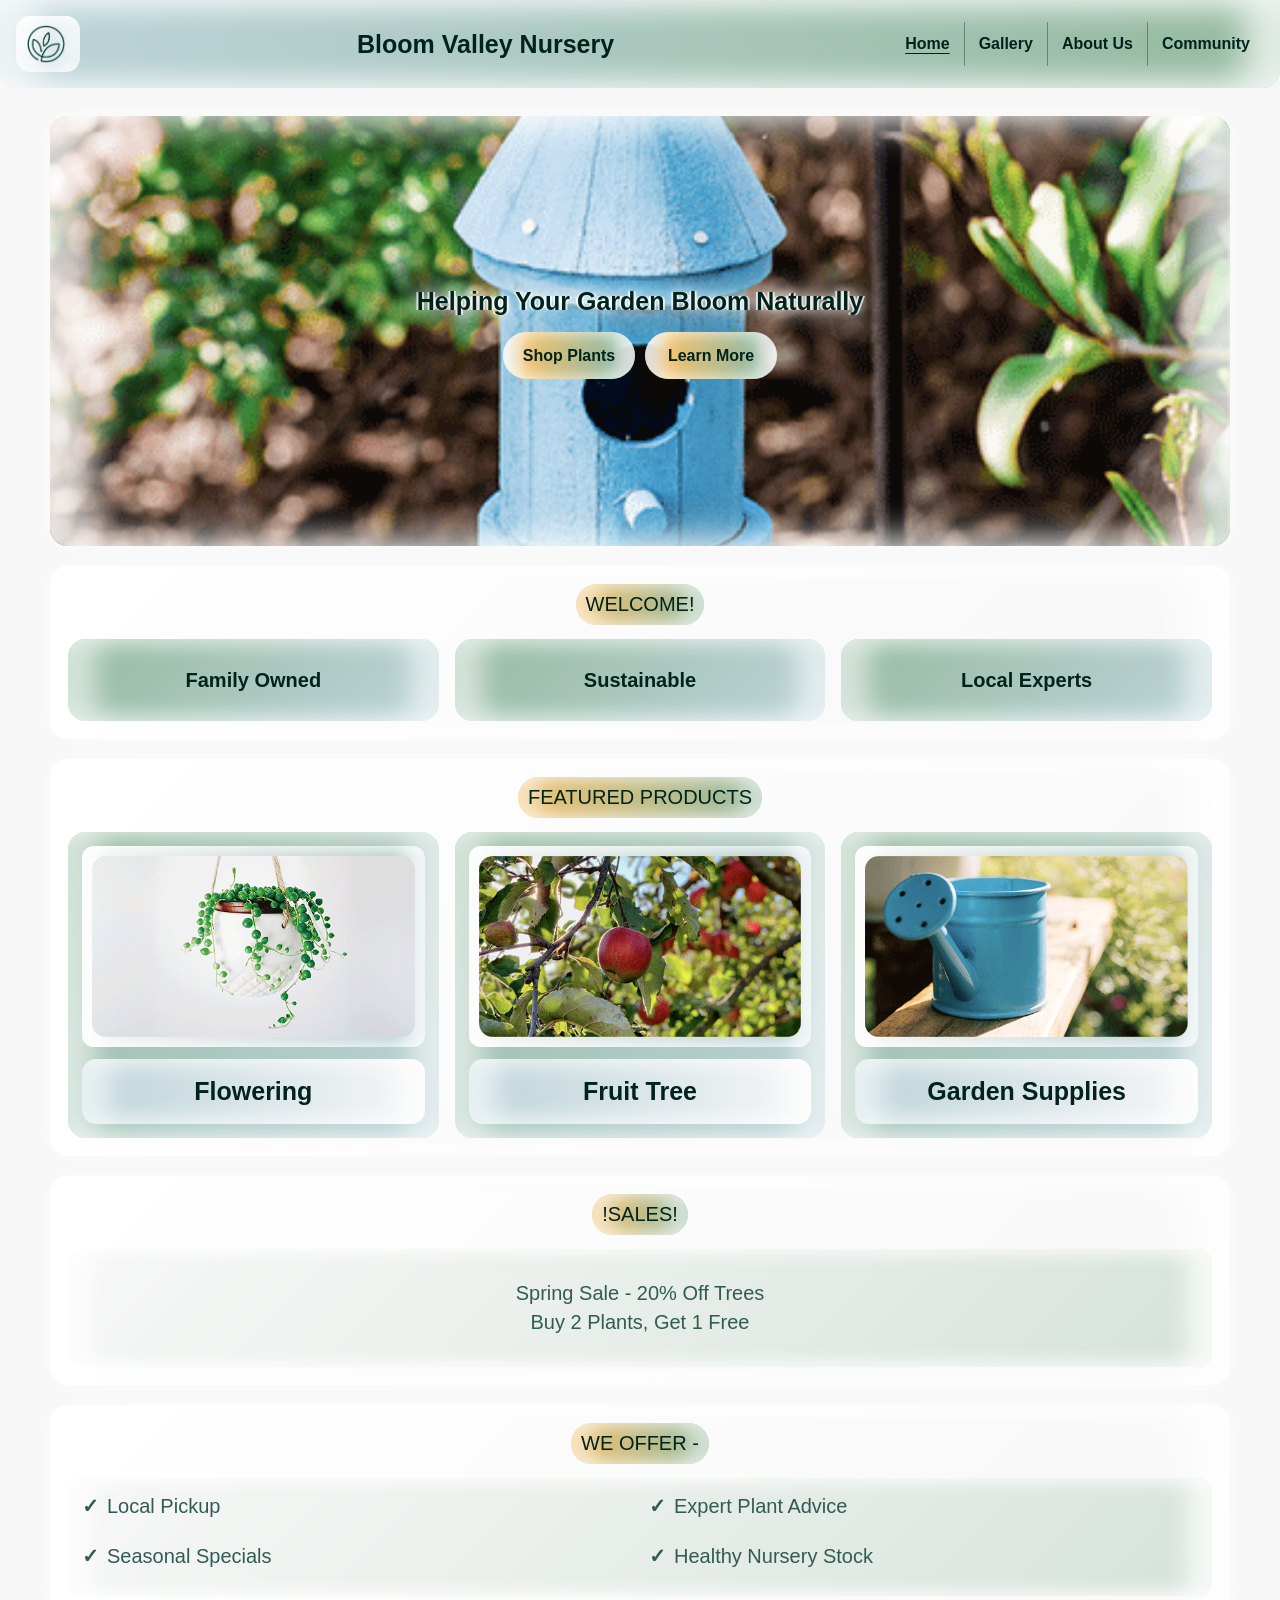
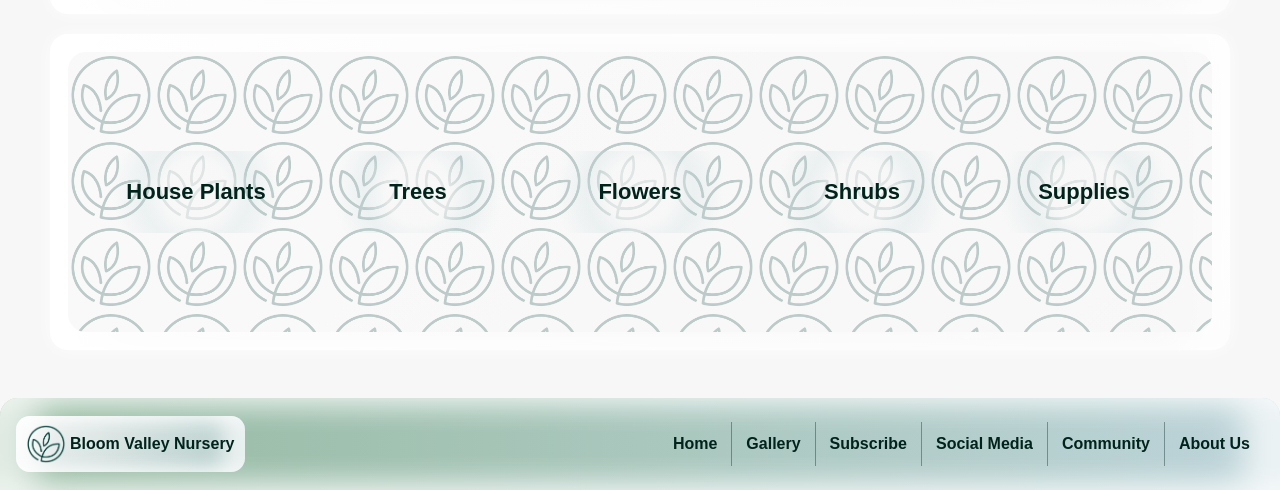
<file: index.html>
<!doctype html>
<html lang="en">
  <head>
    <meta charset="utf-8">
    <meta name="viewport" content="width=device-width, initial-scale=1">
    <title>Bloom Valley | Home</title>
    <link rel="stylesheet" href="styles.css">
  </head>
  <body>
    <header class="site-header">
      <a class="logo-box" href="index.html"><img src="logo.png" alt="Site logo"></a>
      <div class="brand-name">Bloom Valley Nursery</div>
      <nav class="nav-menu" aria-label="Primary navigation">
        <a href="index.html" aria-current="page">Home</a>
        <a href="gallery.html">Gallery</a>
        <a href="about.html">About Us</a>
        <a href="custom.html">Community</a>
      </nav>
    </header>
    <main>
      <section class="wire-box home-hero" aria-label="Hero image of nursery">
        <div class="hero-grid">
          <div class="placeholder-stack">
            <div class="header-placeholder">Helping Your Garden Bloom Naturally</div>
            <div class="button-row">
              <a class="button-placeholder" href="gallery.html">Shop Plants</a>
              <a class="button-placeholder" href="about.html">Learn More</a>
            </div>
          </div>
        </div>
      </section>
      <section class="wire-box">
        <span class="section-label centered">Welcome!</span>
        <div class="highlights-row">
          <div class="highlight-item">Family Owned</div>
          <div class="highlight-item">Sustainable</div>
          <div class="highlight-item">Local Experts</div>
        </div>
      </section>
      <section class="wire-box">
        <span class="section-label centered">Featured Products</span>
        <div class="feature-grid">
          <article class="feature-card">
            <div class="caption-placeholder featured-product-image"><img class="product-image" src="string-of-pearls.png" alt="String of Pearls hanging plant"></div>
            <div class="header-placeholder">Flowering</div>
          </article>
          <article class="feature-card">
            <div class="caption-placeholder featured-product-image"><img class="product-image" src="apple-tree.png" alt="Apple tree with red apples"></div>
            <div class="header-placeholder">Fruit Tree</div>
          </article>
          <article class="feature-card">
            <div class="caption-placeholder featured-product-image"><img class="product-image" src="watering-can.png" alt="Blue watering can"></div>
            <div class="header-placeholder">Garden Supplies</div>
          </article>
        </div>
      </section>
      <section class="wire-box">
        <span class="section-label centered">!SALES!</span>
        <div class="text-placeholder centered-text">
          <div>Spring Sale - 20% Off Trees</div>
          <div>Buy 2 Plants, Get 1 Free</div>
        </div>
      </section>
      <section class="wire-box">
        <span class="section-label centered">We Offer -</span>
        <ul class="text-placeholder benefit-list" aria-label="Shopping perks">
          <li>Local Pickup</li>
          <li>Expert Plant Advice</li>
          <li>Seasonal Specials</li>
          <li>Healthy Nursery Stock</li>
        </ul>
      </section>
      <section class="wire-box">
        <div class="category-display" aria-label="Product categories">
          <a href="gallery.html">House Plants</a>
          <a href="gallery.html">Trees</a>
          <a href="gallery.html">Flowers</a>
          <a href="gallery.html">Shrubs</a>
          <a href="gallery.html">Supplies</a>
        </div>
      </section>
    </main>
    <footer class="site-footer">
      <div class="logo-box footer-logo"><img src="logo.png" alt="Site logo"><span>Bloom Valley Nursery</span></div>
      <div class="footer-links">
        <a href="index.html">Home</a>
        <a href="gallery.html">Gallery</a>
        <button class="subscribe-button" type="button">Subscribe</button>
        <a href="custom.html">Social Media</a>
        <a href="custom.html">Community</a>
        <a href="about.html">About Us</a>
      </div>
    </footer>
    <script src="scripts.js?v=20260623-2"></script>
  </body>
</html>
</file>
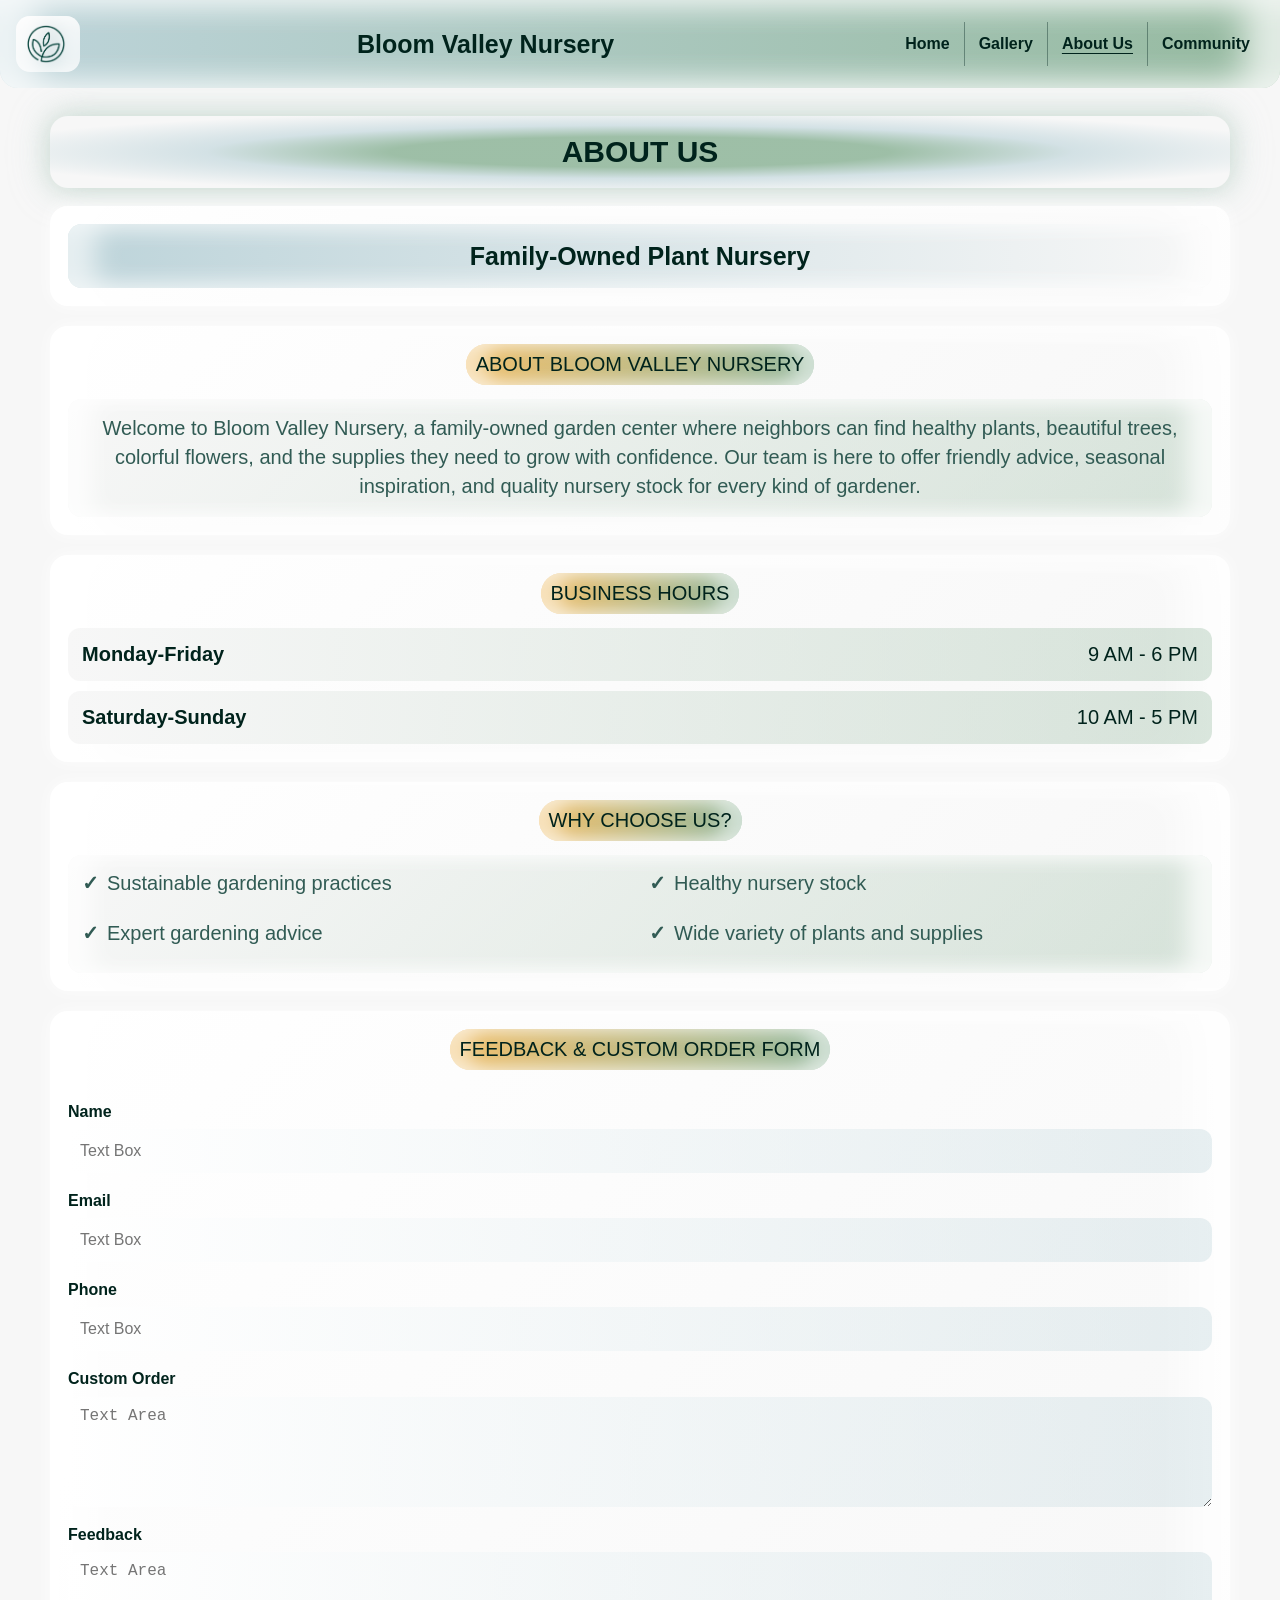
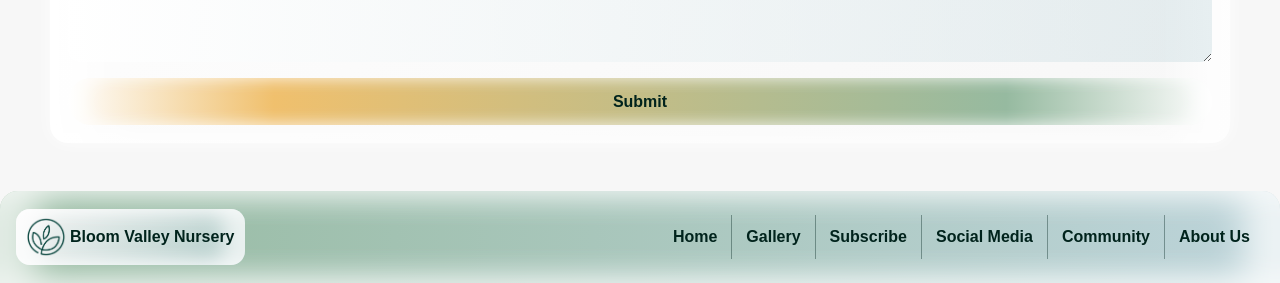
<file: about.html>
<!doctype html>
<html lang="en">
  <head>
    <meta charset="utf-8">
    <meta name="viewport" content="width=device-width, initial-scale=1">
    <title>Bloom Valley | About Us</title>
    <link rel="stylesheet" href="styles.css?v=20260623">
  </head>
  <body>
    <header class="site-header">
      <a class="logo-box" href="index.html"><img src="logo.png" alt="Site logo"></a>
      <div class="brand-name">Bloom Valley Nursery</div>
      <nav class="nav-menu" aria-label="Primary navigation"><a href="index.html">Home</a><a href="gallery.html">Gallery</a><a href="about.html" aria-current="page">About Us</a><a href="custom.html">Community</a></nav>
    </header>
    <main>
      <h1 class="page-title">ABOUT US</h1>
      <section class="wire-box"><div class="header-placeholder">Family-Owned Plant Nursery</div></section>
      <section class="wire-box">
        <span class="section-label centered">About Bloom Valley Nursery</span>
        <div class="text-placeholder centered-text"><div>Welcome to Bloom Valley Nursery, a family-owned garden center where neighbors can find healthy plants, beautiful trees, colorful flowers, and the supplies they need to grow with confidence. Our team is here to offer friendly advice, seasonal inspiration, and quality nursery stock for every kind of gardener.</div></div>
      </section>
      <section class="wire-box">
        <span class="section-label centered">Business Hours</span>
        <ul class="hours-list"><li><strong>Monday-Friday</strong><span>9 AM - 6 PM</span></li><li><strong>Saturday-Sunday</strong><span>10 AM - 5 PM</span></li></ul>
      </section>
      <section class="wire-box">
        <span class="section-label centered">Why Choose Us?</span>
        <ul class="text-placeholder benefit-list"><li>Sustainable gardening practices</li><li>Healthy nursery stock</li><li>Expert gardening advice</li><li>Wide variety of plants and supplies</li></ul>
      </section>
      <section class="wire-box">
        <form class="form-placeholder contact-form" action="#" method="post" novalidate>
          <span class="section-label centered">Feedback & Custom Order Form</span>
          <label>Name<input type="text" name="name" placeholder="Text Box" required></label>
          <label>Email<input type="email" name="email" placeholder="Text Box" required></label>
          <label>Phone<input type="tel" name="phone" placeholder="Text Box" required></label>
          <label>Custom Order<textarea name="custom-order" placeholder="Text Area" required></textarea></label>
          <label>Feedback<textarea name="feedback" placeholder="Text Area" required></textarea></label>
          <button class="button-placeholder contact-submit" type="submit">Submit</button>
        </form>
      </section>
    </main>
    <footer class="site-footer">
      <div class="logo-box footer-logo"><img src="logo.png" alt="Site logo"><span>Bloom Valley Nursery</span></div>
      <div class="footer-links"><a href="index.html">Home</a><a href="gallery.html">Gallery</a><button class="subscribe-button" type="button">Subscribe</button><a href="custom.html">Social Media</a><a href="custom.html">Community</a><a href="about.html">About Us</a></div>
    </footer>
    <script src="scripts.js?v=20260623-2"></script>
  </body>
</html>
</file>
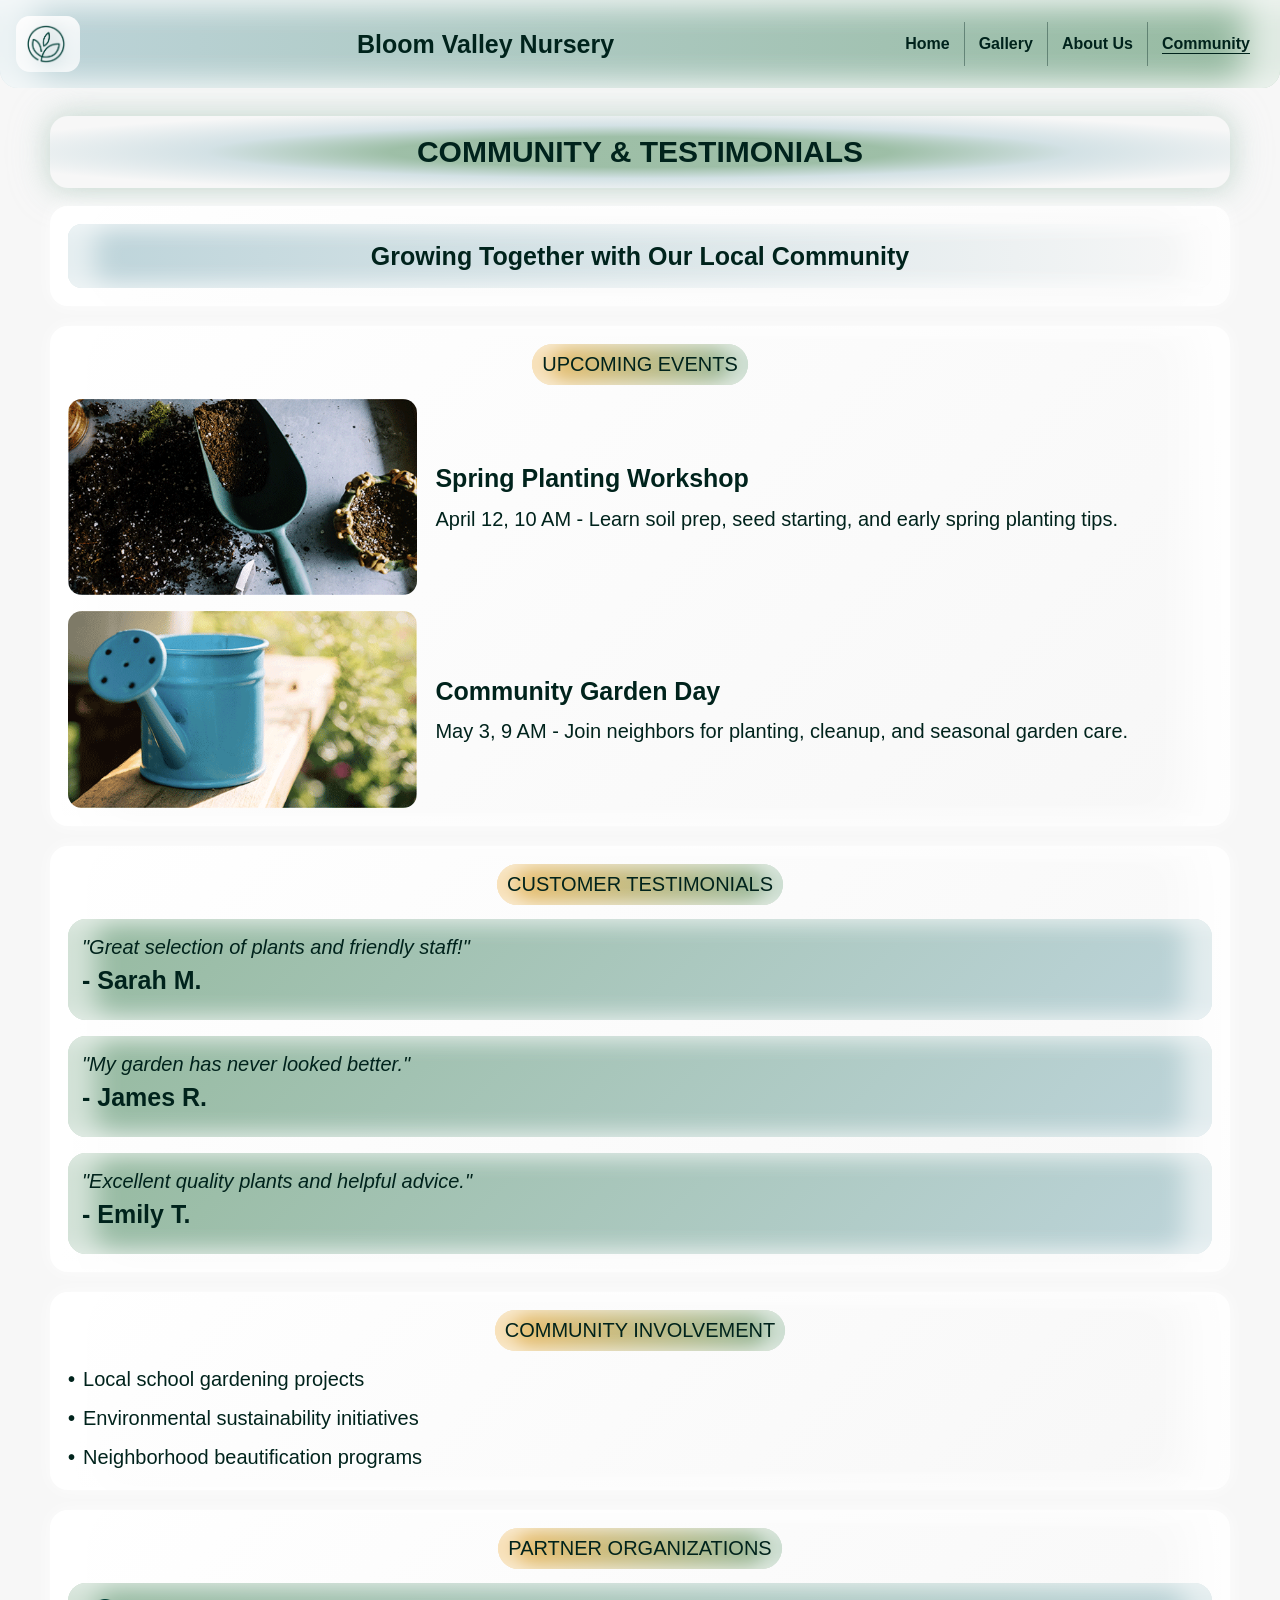
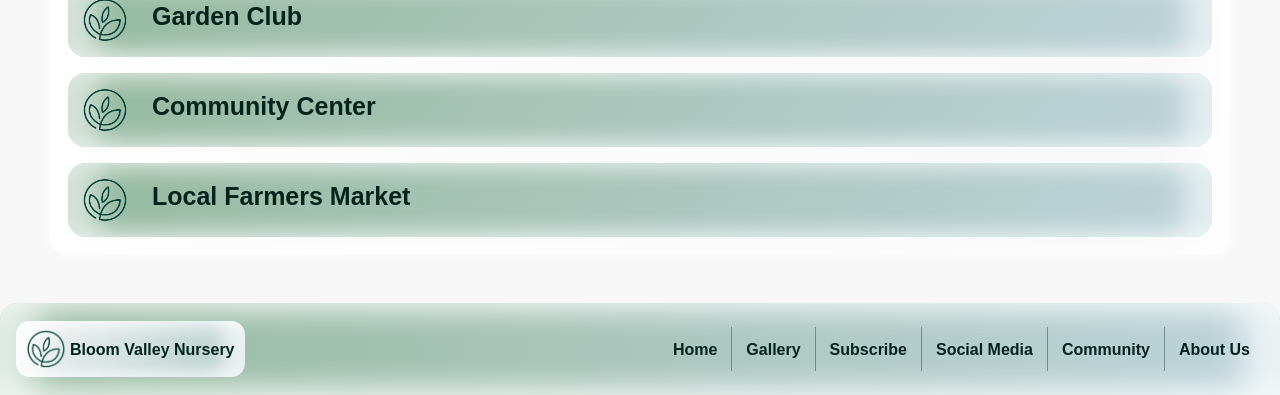
<file: custom.html>
<!doctype html>
<html lang="en">
  <head>
    <meta charset="utf-8">
    <meta name="viewport" content="width=device-width, initial-scale=1">
    <title>Bloom Valley | Community</title>
    <link rel="stylesheet" href="styles.css">
  </head>
  <body>
    <header class="site-header">
      <a class="logo-box" href="index.html"><img src="logo.png" alt="Site logo"></a>
      <div class="brand-name">Bloom Valley Nursery</div>
      <nav class="nav-menu" aria-label="Primary navigation"><a href="index.html">Home</a><a href="gallery.html">Gallery</a><a href="about.html">About Us</a><a href="custom.html" aria-current="page">Community</a></nav>
    </header>
    <main>
      <h1 class="page-title">COMMUNITY &amp; TESTIMONIALS</h1>
      <section class="wire-box"><div class="header-placeholder">Growing Together with Our Local Community</div></section>
      <section class="wire-box">
        <span class="section-label centered">Upcoming Events</span>
        <div class="event-list">
          <article class="event-card"><img class="product-image" src="hero-potting-soil.png" alt="Potting soil and garden trowel"><div><h2>Spring Planting Workshop</h2><p>April 12, 10 AM - Learn soil prep, seed starting, and early spring planting tips.</p></div></article>
          <article class="event-card"><img class="product-image" src="watering-can.png" alt="Blue watering can"><div><h2>Community Garden Day</h2><p>May 3, 9 AM - Join neighbors for planting, cleanup, and seasonal garden care.</p></div></article>
        </div>
      </section>
      <section class="wire-box">
        <span class="section-label centered">Customer Testimonials</span>
        <div class="testimonial-list">
          <article class="testimonial-card"><p>"Great selection of plants and friendly staff!"</p><h2>- Sarah M.</h2></article>
          <article class="testimonial-card"><p>"My garden has never looked better."</p><h2>- James R.</h2></article>
          <article class="testimonial-card"><p>"Excellent quality plants and helpful advice."</p><h2>- Emily T.</h2></article>
        </div>
      </section>
      <section class="wire-box"><span class="section-label centered">Community Involvement</span><ul class="community-list"><li>Local school gardening projects</li><li>Environmental sustainability initiatives</li><li>Neighborhood beautification programs</li></ul></section>
      <section class="wire-box">
        <span class="section-label centered">Partner Organizations</span>
        <div class="partner-list">
          <article class="partner-card"><img src="logo.png" alt="Garden Club logo placeholder"><h2>Garden Club</h2></article>
          <article class="partner-card"><img src="logo.png" alt="Community Center logo placeholder"><h2>Community Center</h2></article>
          <article class="partner-card"><img src="logo.png" alt="Local Farmers Market logo placeholder"><h2>Local Farmers Market</h2></article>
        </div>
      </section>
    </main>
    <footer class="site-footer">
      <div class="logo-box footer-logo"><img src="logo.png" alt="Site logo"><span>Bloom Valley Nursery</span></div>
      <div class="footer-links"><a href="index.html">Home</a><a href="gallery.html">Gallery</a><button class="subscribe-button" type="button">Subscribe</button><a href="custom.html">Social Media</a><a href="custom.html">Community</a><a href="about.html">About Us</a></div>
    </footer>
    <script src="scripts.js?v=20260623-2"></script>
  </body>
</html>
</file>
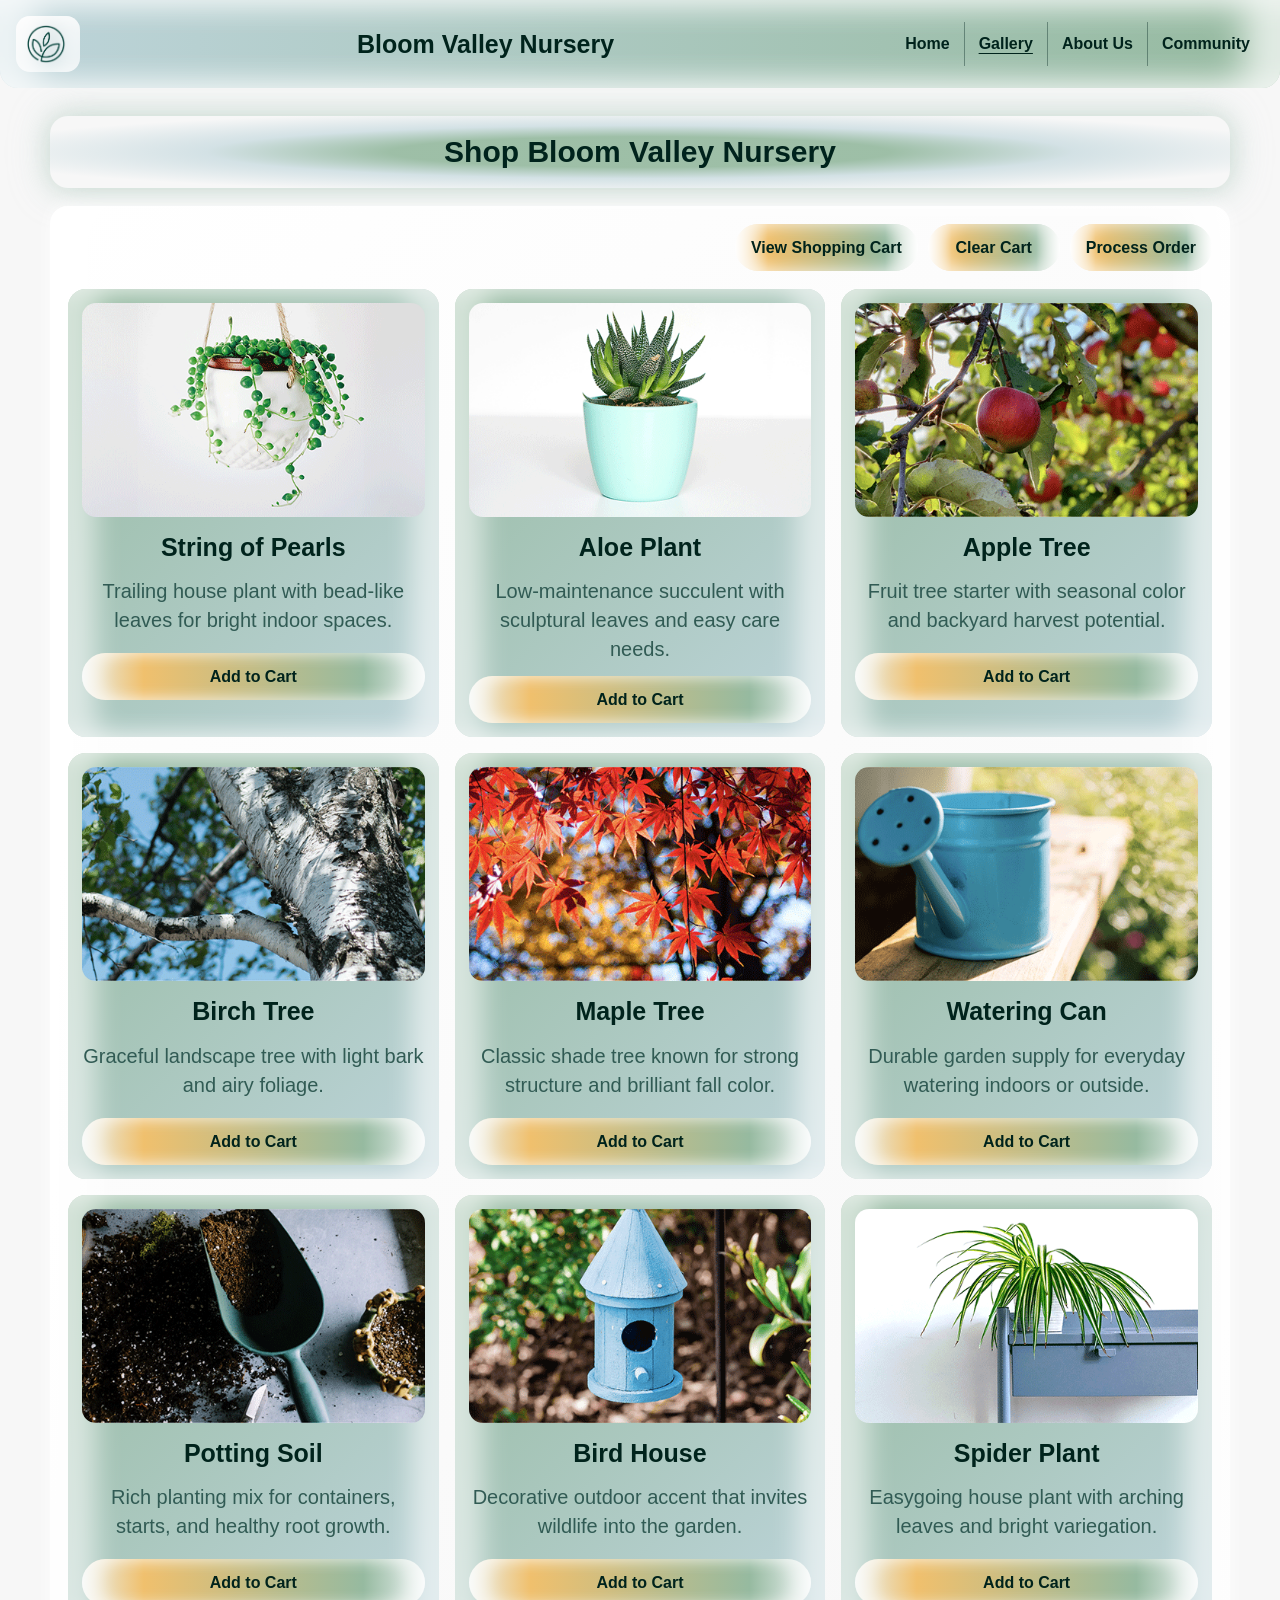
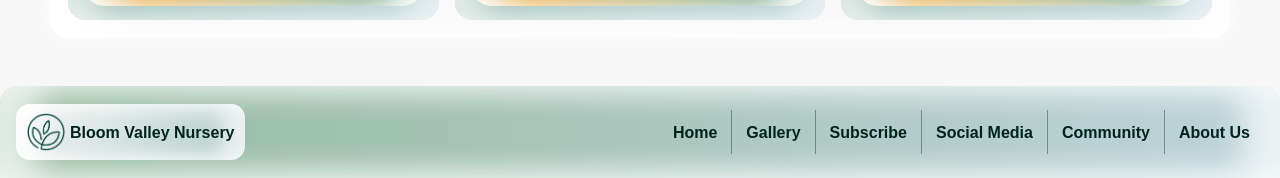
<file: gallery.html>
<!doctype html>
<html lang="en">
  <head>
    <meta charset="utf-8">
    <meta name="viewport" content="width=device-width, initial-scale=1">
    <title>Bloom Valley | Gallery</title>
    <link rel="stylesheet" href="styles.css">
  </head>
  <body>
    <header class="site-header">
      <a class="logo-box" href="index.html"><img src="logo.png" alt="Site logo"></a>
      <div class="brand-name">Bloom Valley Nursery</div>
      <nav class="nav-menu" aria-label="Primary navigation">
        <a href="index.html">Home</a>
        <a href="gallery.html" aria-current="page">Gallery</a>
        <a href="about.html">About Us</a>
        <a href="custom.html">Community</a>
      </nav>
    </header>
    <main>
      <h1 class="page-title">Shop Bloom Valley Nursery</h1>
      <section class="wire-box">
        <div class="cart-actions">
          <button class="cart-button view-cart" type="button">View Shopping Cart</button>
          <button class="cart-button clear-cart" type="button">Clear Cart</button>
          <button class="cart-button process-order" type="button">Process Order</button>
        </div>
        <div class="gallery-grid">
          <article class="gallery-card product-card"><img class="product-image" src="string-of-pearls.png" alt="String of Pearls hanging plant"><h2>String of Pearls</h2><p>Trailing house plant with bead-like leaves for bright indoor spaces.</p><button class="button-placeholder add-to-cart" type="button" data-item="String of Pearls">Add to Cart</button></article>
          <article class="gallery-card product-card"><img class="product-image" src="aloe-plant.png" alt="Aloe plant"><h2>Aloe Plant</h2><p>Low-maintenance succulent with sculptural leaves and easy care needs.</p><button class="button-placeholder add-to-cart" type="button" data-item="Aloe Plant">Add to Cart</button></article>
          <article class="gallery-card product-card"><img class="product-image" src="apple-tree.png" alt="Apple tree with red apples"><h2>Apple Tree</h2><p>Fruit tree starter with seasonal color and backyard harvest potential.</p><button class="button-placeholder add-to-cart" type="button" data-item="Apple Tree">Add to Cart</button></article>
          <article class="gallery-card product-card"><img class="product-image" src="birch-tree.png" alt="Birch tree"><h2>Birch Tree</h2><p>Graceful landscape tree with light bark and airy foliage.</p><button class="button-placeholder add-to-cart" type="button" data-item="Birch Tree">Add to Cart</button></article>
          <article class="gallery-card product-card"><img class="product-image" src="maple-tree.png" alt="Maple tree"><h2>Maple Tree</h2><p>Classic shade tree known for strong structure and brilliant fall color.</p><button class="button-placeholder add-to-cart" type="button" data-item="Maple Tree">Add to Cart</button></article>
          <article class="gallery-card product-card"><img class="product-image" src="watering-can.png" alt="Blue watering can"><h2>Watering Can</h2><p>Durable garden supply for everyday watering indoors or outside.</p><button class="button-placeholder add-to-cart" type="button" data-item="Watering Can">Add to Cart</button></article>
          <article class="gallery-card product-card"><img class="product-image" src="hero-potting-soil.png" alt="Potting soil and garden trowel"><h2>Potting Soil</h2><p>Rich planting mix for containers, starts, and healthy root growth.</p><button class="button-placeholder add-to-cart" type="button" data-item="Potting Soil">Add to Cart</button></article>
          <article class="gallery-card product-card"><img class="product-image" src="bird-house.png" alt="Wooden bird house"><h2>Bird House</h2><p>Decorative outdoor accent that invites wildlife into the garden.</p><button class="button-placeholder add-to-cart" type="button" data-item="Bird House">Add to Cart</button></article>
          <article class="gallery-card product-card"><img class="product-image" src="spider-plant.png" alt="Spider plant"><h2>Spider Plant</h2><p>Easygoing house plant with arching leaves and bright variegation.</p><button class="button-placeholder add-to-cart" type="button" data-item="Spider Plant">Add to Cart</button></article>
        </div>
      </section>
    </main>
    <div class="modal-backdrop" id="cart-modal" role="dialog" aria-modal="true" aria-labelledby="cart-title">
      <div class="cart-modal">
        <h2 id="cart-title">Shopping Cart</h2>
        <ul class="cart-preview-list" id="cart-preview-list" aria-live="polite">
          <li class="empty-cart">*Cart Empty*</li>
        </ul>
        <div class="modal-actions">
          <button class="button-placeholder clear-cart" type="button">Clear Cart</button>
          <button class="button-placeholder process-order" type="button">Process Order</button>
        </div>
      </div>
    </div>
    <footer class="site-footer">
      <div class="logo-box footer-logo"><img src="logo.png" alt="Site logo"><span>Bloom Valley Nursery</span></div>
      <div class="footer-links"><a href="index.html">Home</a><a href="gallery.html">Gallery</a><button class="subscribe-button" type="button">Subscribe</button><a href="custom.html">Social Media</a><a href="custom.html">Community</a><a href="about.html">About Us</a></div>
    </footer>
    <script src="scripts.js?v=20260623-2"></script>
  </body>
</html>
</file>
<file: styles.css>
:root {
  --ink: #00231c;
  --line: #014038;
  --meadow-mist: #96baa0;
  --sky-bloom: #bdd4da;
  --sunlit-petal: #f0c06d;
  --cloudy-gray: #f7f7f7;
  --regular-title: Arial, Helvetica, sans-serif;
  --subtitle: Comfortaa, "Trebuchet MS", Arial, sans-serif;
  --body-large: Calibri, "Segoe UI", Arial, sans-serif;
  --caption: Arial, Helvetica, sans-serif;
}

* { box-sizing: border-box; }

body {
  margin: 0;
  background: var(--cloudy-gray);
  color: var(--ink);
  font-family: var(--body-large);
  line-height: 1.45;
}

a { color: inherit; text-decoration: none; }
button { font: inherit; }

.site-header {
  position: sticky;
  top: 0;
  z-index: 10;
  display: grid;
  grid-template-columns: auto 1fr auto;
  gap: 16px;
  align-items: center;
  padding: 16px;
  background: linear-gradient(90deg, var(--sky-bloom), var(--meadow-mist));
  border-radius: 0 0 18px 18px;
  box-shadow: inset 36px 0 34px rgba(255,255,255,.72), inset -36px 0 34px rgba(255,255,255,.72);
}

.logo-box {
  display: grid;
  grid-template-columns: auto 1fr;
  gap: 4px;
  align-items: center;
  width: 64px;
  min-height: 48px;
  padding: 8px 10px;
  background: linear-gradient(135deg, var(--cloudy-gray), rgba(189,212,218,.65));
  border-radius: 14px;
  box-shadow: inset 22px 0 20px rgba(255,255,255,.7), inset -22px 0 20px rgba(255,255,255,.7);
  font-size: 16px;
  font-weight: 700;
}

.logo-box img {
  width: 40px;
  height: 40px;
  object-fit: contain;
}

.brand-name {
  justify-self: center;
  text-align: center;
  font-family: var(--regular-title);
  font-size: 25px;
  font-weight: 700;
}

.nav-menu, .footer-links {
  display: flex;
  flex-wrap: wrap;
  justify-content: flex-end;
  gap: 0;
}

.nav-menu a, .footer-links a, .footer-links button {
  min-height: 44px;
  display: grid;
  place-items: center;
  padding: 6px 14px;
  border: 0;
  background: transparent;
  color: var(--ink);
  font-size: 16px;
  font-weight: 700;
  position: relative;
  overflow: hidden;
  isolation: isolate;
  cursor: pointer;
}

.nav-menu a + a, .footer-links a + a, .footer-links button + a, .footer-links a + button {
  border-left: 1px solid rgba(0,35,28,.38);
}

.nav-menu a::before {
  content: "";
  position: absolute;
  inset: 0;
  z-index: -1;
  background: radial-gradient(circle, rgba(255,255,255,.58) 0 32%, rgba(255,255,255,.34) 48%, rgba(255,255,255,0) 72%), url("logo.png") center / 58px 58px no-repeat;
  opacity: 0;
  transition: opacity .24s ease;
}

.nav-menu a:hover::before, .nav-menu a:focus-visible::before { opacity: 1; }
.nav-menu a[aria-current="page"] { text-decoration: underline; text-underline-offset: 4px; }

main {
  width: min(1180px, calc(100% - 32px));
  margin: 0 auto;
  padding: 28px 0;
}

.page-title {
  margin: 0 0 18px;
  padding: 14px;
  background: radial-gradient(ellipse, rgba(150,186,160,.92) 0 30%, rgba(189,212,218,.62) 52%, rgba(247,247,247,0) 82%);
  text-align: center;
  font-family: var(--regular-title);
  font-size: 30px;
  font-weight: 700;
  border-radius: 18px;
  box-shadow: 0 0 28px rgba(150,186,160,.42), 0 0 42px rgba(189,212,218,.34);
}

.wire-box {
  padding: 18px;
  margin-bottom: 20px;
  background: linear-gradient(135deg, white, var(--cloudy-gray));
  border-radius: 18px;
  box-shadow: inset 44px 0 42px rgba(255,255,255,.78), inset -44px 0 42px rgba(255,255,255,.78), 0 0 18px rgba(255,255,255,.74);
}

.section-label {
  display: inline-block;
  margin-bottom: 14px;
  padding: 6px 10px;
  background: linear-gradient(90deg, var(--sunlit-petal), var(--meadow-mist));
  border-radius: 999px;
  box-shadow: inset 18px 0 18px rgba(255,255,255,.54), inset -18px 0 18px rgba(255,255,255,.54);
  font-family: var(--subtitle);
  font-size: 20px;
  font-weight: 400;
  text-transform: uppercase;
}

.section-label.centered {
  display: block;
  width: fit-content;
  margin-left: auto;
  margin-right: auto;
}

.header-placeholder {
  min-height: 62px;
  display: grid;
  place-items: center;
  padding: 14px;
  background: linear-gradient(90deg, var(--sky-bloom), var(--cloudy-gray));
  border-radius: 14px;
  box-shadow: inset 28px 0 26px rgba(255,255,255,.62), inset -28px 0 26px rgba(255,255,255,.62);
  font-family: var(--regular-title);
  font-size: 25px;
  font-weight: 700;
  text-align: center;
}

.text-placeholder {
  min-height: 118px;
  padding: 14px;
  color: #315b54;
  background: linear-gradient(135deg, var(--cloudy-gray), rgba(150,186,160,.35));
  border-radius: 14px;
  box-shadow: inset 24px 0 22px rgba(255,255,255,.72), inset -24px 0 22px rgba(255,255,255,.72);
  font-size: 20px;
}

.centered-text { display: grid; place-content: center; text-align: center; }

.button-row { display: flex; flex-wrap: wrap; gap: 10px; }

.button-placeholder, .cart-button {
  min-width: 132px;
  min-height: 46px;
  display: inline-grid;
  place-items: center;
  padding: 12px 16px;
  border: 0;
  color: var(--ink);
  background: linear-gradient(90deg, rgba(255,255,255,.72) 0%, var(--sunlit-petal) 18%, var(--meadow-mist) 82%, rgba(255,255,255,.72) 100%);
  border-radius: 999px;
  box-shadow: inset 18px 0 16px rgba(255,255,255,.5), inset -18px 0 16px rgba(255,255,255,.5);
  font-size: 16px;
  font-weight: 700;
  cursor: pointer;
  position: relative;
  isolation: isolate;
  overflow: hidden;
}

.button-placeholder::before, .cart-button::before {
  content: "";
  position: absolute;
  inset: 4px 10px;
  z-index: -1;
  background: radial-gradient(ellipse, rgba(255,255,255,.96) 0 20%, rgba(255,255,255,.72) 38%, rgba(255,255,255,.3) 62%, rgba(255,255,255,0) 84%);
  filter: blur(3px);
  opacity: 0;
  transition: opacity .22s ease;
}

.button-placeholder:hover::before, .cart-button:hover::before,
.button-placeholder:focus-visible::before, .cart-button:focus-visible::before { opacity: 1; }

.home-hero {
  min-height: 430px;
  display: grid;
  align-items: center;
  background: url("bird-house.png") center / cover no-repeat;
}

.home-hero .hero-grid {
  display: grid;
  grid-template-columns: 1fr;
  width: min(760px, 100%);
  margin: 0 auto;
}

.home-hero .placeholder-stack { display: grid; gap: 12px; text-align: center; }
.home-hero .button-row { justify-content: center; }
.home-hero .header-placeholder {
  min-height: auto;
  padding: 0;
  background: transparent;
  box-shadow: none;
  border-radius: 0;
  text-shadow: 0 0 12px white, 0 0 24px rgba(255,255,255,.92), 0 0 38px rgba(255,255,255,.78), 2px 0 0 rgba(255,255,255,.72), -2px 0 0 rgba(255,255,255,.72);
}

.highlights-row, .feature-grid, .gallery-grid, .stats-grid, .team-grid {
  display: grid;
  gap: 16px;
}

.highlights-row, .feature-grid, .gallery-grid { grid-template-columns: repeat(3, minmax(0, 1fr)); }
.stats-grid, .team-grid { grid-template-columns: repeat(4, minmax(0, 1fr)); }

.highlight-item, .feature-card, .gallery-card, .team-card, .stat-box, .testimonial-card, .partner-card {
  padding: 14px;
  background: linear-gradient(135deg, var(--meadow-mist), var(--sky-bloom));
  border-radius: 18px;
  box-shadow: inset 28px 0 26px rgba(255,255,255,.58), inset -28px 0 26px rgba(255,255,255,.58);
}

.highlight-item {
  min-height: 82px;
  display: grid;
  place-items: center;
  font-size: 20px;
  font-weight: 700;
  text-align: center;
}

.caption-placeholder {
  min-height: 42px;
  padding: 10px;
  color: #315b54;
  background: linear-gradient(90deg, var(--cloudy-gray), rgba(189,212,218,.45));
  border-radius: 12px;
  box-shadow: inset 18px 0 16px rgba(255,255,255,.7), inset -18px 0 16px rgba(255,255,255,.7);
  font-family: var(--caption);
  font-size: 11px;
  font-weight: 700;
}

.product-image, .hero-image {
  width: 100%;
  min-height: 140px;
  height: 100%;
  object-fit: cover;
  display: block;
  border-radius: 14px;
}

.featured-product-image { min-height: 180px; margin-bottom: 12px; }

.benefit-list {
  display: grid;
  grid-template-columns: repeat(2, minmax(0, 1fr));
  gap: 10px 18px;
  margin: 0;
  padding: 14px;
  list-style: none;
}
.benefit-list li::before { content: "✓"; margin-right: 8px; font-weight: 700; }

.category-display {
  min-height: 280px;
  display: grid;
  grid-template-columns: repeat(5, minmax(92px, 1fr));
  gap: 14px;
  align-items: center;
  padding: 24px;
  background: linear-gradient(rgba(247,247,247,.76), rgba(247,247,247,.76)), url("logo.png") 0 0 / 86px 86px repeat;
  border-radius: 18px;
}

.category-display a {
  min-height: 82px;
  display: grid;
  place-items: center;
  padding: 12px 10px;
  background: radial-gradient(circle, rgba(247,247,247,.6) 0 28%, rgba(189,212,218,.22) 48%, rgba(255,255,255,0) 76%);
  font-size: 22px;
  font-weight: 700;
  text-align: center;
  position: relative;
  isolation: isolate;
}

.category-display a::before {
  content: "";
  position: absolute;
  inset: 8px;
  z-index: -1;
  background: radial-gradient(circle, rgba(255,255,255,.94) 0 24%, rgba(255,255,255,.5) 48%, rgba(255,255,255,0) 82%);
  opacity: 0;
  transition: opacity .22s ease;
}
.category-display a:hover::before { opacity: 1; }

.gallery-toolbar { display: flex; justify-content: flex-end; margin-bottom: 18px; }
.cart-actions { display: flex; flex-wrap: wrap; justify-content: flex-end; gap: 10px; margin-bottom: 18px; }
.cart-status { min-height: 28px; margin: 0 0 14px; text-align: center; font-size: 20px; font-weight: 700; }

.cart-preview-list {
  display: grid;
  gap: 8px;
  min-height: 110px;
  margin: 0 0 18px;
  padding: 0;
  list-style: none;
  font-size: 20px;
}

.cart-preview-list li {
  display: grid;
  grid-template-columns: 1fr auto;
  gap: 12px;
  padding: 8px 10px;
  background: rgba(255,255,255,.42);
  border-radius: 10px;
}

.product-card { display: grid; gap: 12px; align-content: start; }
.product-card .product-image { min-height: 180px; aspect-ratio: 16 / 10; }
.product-card h2 {
  margin: 0;
  font-family: var(--regular-title);
  font-size: 25px;
  text-align: center;
}
.product-card p {
  margin: 0;
  min-height: 64px;
  color: #315b54;
  font-size: 20px;
  text-align: center;
}

.modal-backdrop {
  position: fixed;
  inset: 0;
  z-index: 30;
  display: none;
  place-items: center;
  padding: 20px;
  background: rgba(0,35,28,.42);
}
.modal-backdrop.is-open { display: grid; }
.cart-modal {
  width: min(440px, 100%);
  padding: 22px;
  background: linear-gradient(135deg, var(--cloudy-gray), var(--sky-bloom));
  border-radius: 18px;
  box-shadow: 0 18px 44px rgba(0,35,28,.28);
}
.cart-modal h2 { margin: 0 0 14px; font-size: 25px; text-align: center; }
.cart-items {
  display: grid;
  gap: 8px;
  min-height: 110px;
  margin: 0 0 18px;
  padding: 0;
  list-style: none;
  font-size: 20px;
}
.cart-items li {
  display: grid;
  grid-template-columns: 1fr auto;
  gap: 12px;
  padding: 8px 10px;
  background: linear-gradient(90deg, rgba(255,255,255,.72), rgba(189,212,218,.22));
  border-radius: 10px;
}
.empty-cart { display: block !important; text-align: center; }
.item-quantity { min-width: 38px; text-align: right; font-weight: 700; }
.modal-actions { display: grid; grid-template-columns: repeat(2, minmax(0, 1fr)); gap: 10px; }

.about-grid, .two-column, .custom-grid { display: grid; grid-template-columns: repeat(2, minmax(0, 1fr)); gap: 18px; }
.placeholder-stack, .event-list, .testimonial-list, .partner-list, .form-placeholder { display: grid; gap: 16px; }

.hours-list, .community-list {
  display: grid;
  gap: 10px;
  margin: 0;
  padding: 0;
  list-style: none;
}
.hours-list li {
  display: grid;
  grid-template-columns: 1fr auto;
  gap: 12px;
  padding: 12px 14px;
  background: linear-gradient(90deg, var(--cloudy-gray), rgba(150,186,160,.35));
  border-radius: 12px;
  font-size: 20px;
}
.community-list li { font-size: 20px; }
.community-list li::before { content: "•"; margin-right: 8px; font-weight: 700; }

.form-placeholder label { display: grid; gap: 6px; font-size: 16px; font-weight: 700; }
.form-placeholder label.field-error { color: #b00020; }
.form-placeholder input, .form-placeholder textarea, .form-placeholder select {
  width: 100%;
  min-height: 44px;
  padding: 10px 12px;
  border: 0;
  color: var(--ink);
  background: linear-gradient(90deg, rgba(255,255,255,.9), rgba(189,212,218,.35));
  border-radius: 12px;
  font-size: 16px;
}
.form-placeholder textarea { min-height: 110px; resize: vertical; }

.event-card { display: grid; grid-template-columns: minmax(180px,.45fr) 1fr; gap: 18px; align-items: center; }
.event-card h2, .testimonial-card h2, .partner-card h2 { margin: 0 0 8px; font-size: 25px; }
.event-card p, .testimonial-card p, .partner-card p { margin: 0; font-size: 20px; }
.testimonial-card p { font-style: italic; }
.partner-card { display: grid; grid-template-columns: 58px 1fr; gap: 12px; align-items: center; }
.partner-card img { width: 46px; height: 46px; object-fit: contain; }

.site-footer {
  display: grid;
  grid-template-columns: 1fr auto;
  gap: 16px;
  align-items: center;
  padding: 18px 16px;
  background: linear-gradient(90deg, var(--meadow-mist), var(--sky-bloom));
  border-radius: 18px 18px 0 0;
  box-shadow: inset 36px 0 34px rgba(255,255,255,.72), inset -36px 0 34px rgba(255,255,255,.72);
}
.footer-logo { width: fit-content; grid-template-columns: 40px auto; white-space: nowrap; justify-content: start; justify-items: start; }

@media (max-width: 760px) {
  .site-header, .site-footer { grid-template-columns: 1fr; }
  .nav-menu, .footer-links { justify-content: stretch; }
  .nav-menu a, .footer-links a, .footer-links button { flex: 1 1 calc(50% - 8px); }
  main { width: min(100% - 20px, 1180px); padding: 18px 0; }
  .highlights-row, .feature-grid, .gallery-grid, .stats-grid, .team-grid,
  .about-grid, .two-column, .custom-grid, .event-card, .partner-card {
    grid-template-columns: 1fr;
  }
  .category-display, .benefit-list { grid-template-columns: 1fr; }
  .button-placeholder, .cart-button { width: 100%; }
  .gallery-toolbar { justify-content: stretch; }
}
</file>
